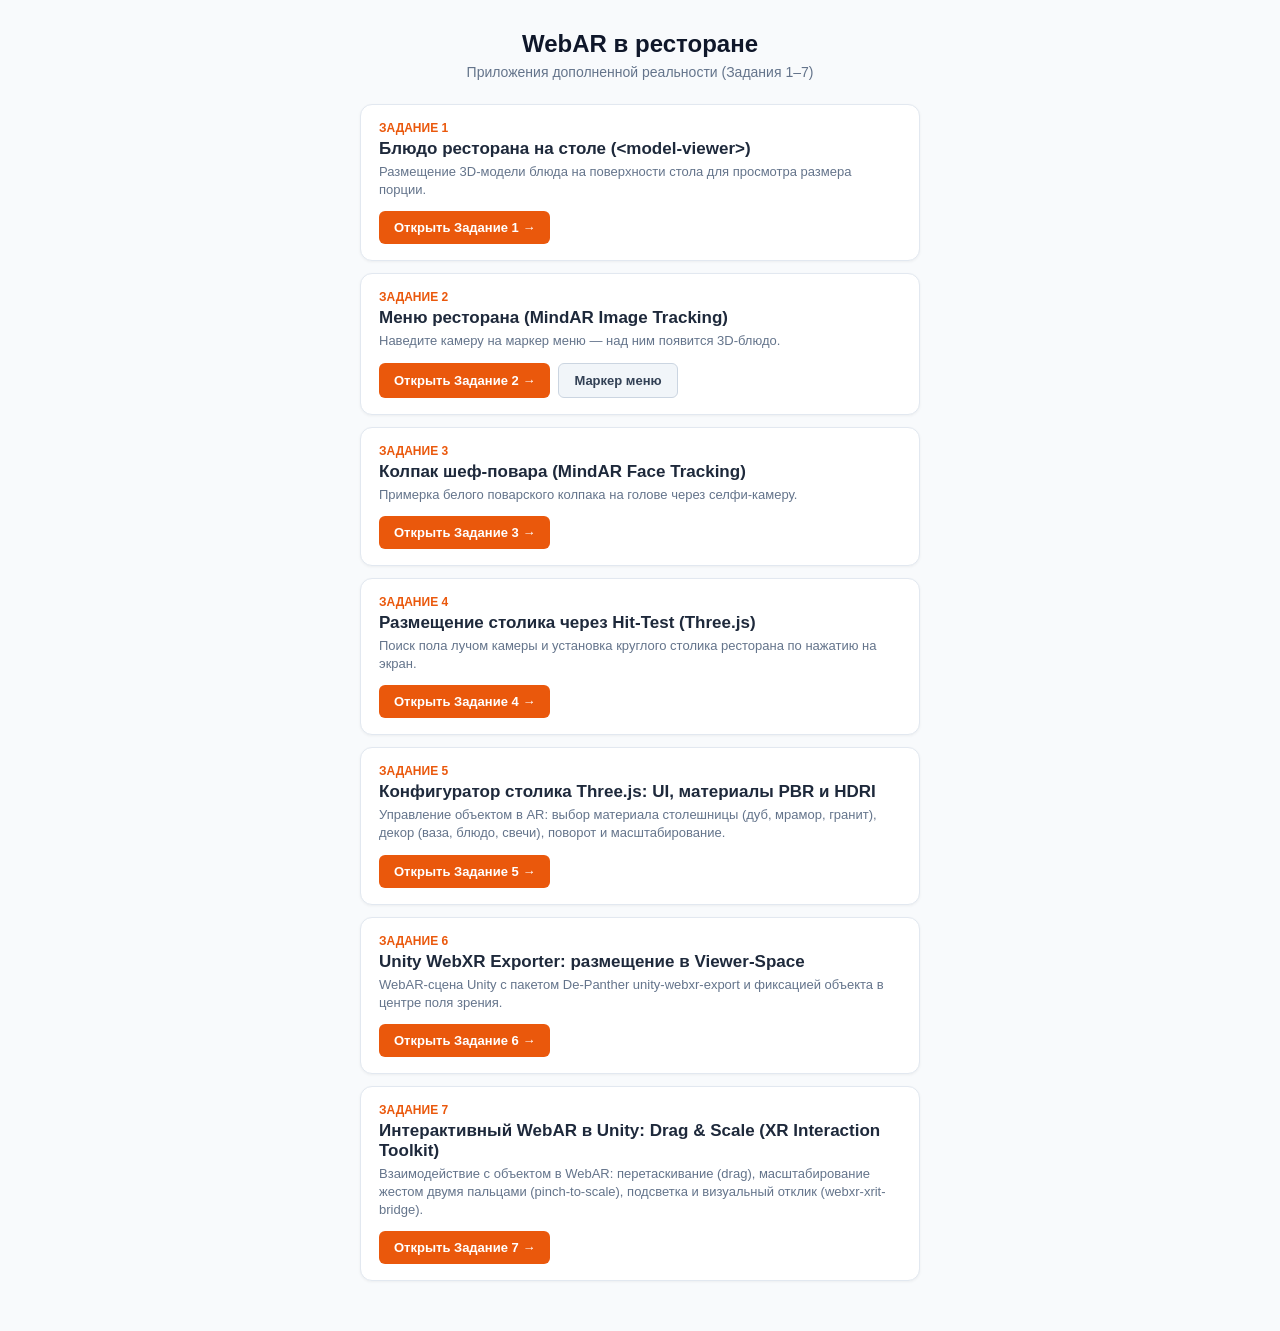
<file: index.html>
<!DOCTYPE html>
<html lang="ru">
<head>
  <meta charset="UTF-8">
  <meta name="viewport" content="width=device-width, initial-scale=1.0">
  <title>WebAR - Проект Ресторан</title>
  <style>
    * { box-sizing: border-box; margin: 0; padding: 0; }
    body {
      background: #f8fafc;
      font-family: -apple-system, BlinkMacSystemFont, "Segoe UI", Roboto, sans-serif;
      color: #0f172a;
      display: flex;
      flex-direction: column;
      align-items: center;
      min-height: 100vh;
      padding: 30px 16px 50px;
    }
    .wrap {
      max-width: 560px;
      width: 100%;
    }
    header {
      text-align: center;
      margin-bottom: 24px;
    }
    h1 {
      font-size: 24px;
      margin-bottom: 6px;
      color: #0f172a;
    }
    p.desc {
      color: #64748b;
      font-size: 14px;
    }
    .list {
      display: flex;
      flex-direction: column;
      gap: 12px;
    }
    .item {
      background: #ffffff;
      border: 1px solid #e2e8f0;
      border-radius: 12px;
      padding: 16px 18px;
      box-shadow: 0 1px 3px rgba(0,0,0,0.05);
    }
    .item-num {
      font-size: 12px;
      font-weight: 700;
      color: #ea580c;
      text-transform: uppercase;
      margin-bottom: 4px;
    }
    .item h2 {
      font-size: 17px;
      margin-bottom: 4px;
      color: #1e293b;
    }
    .item p {
      font-size: 13px;
      color: #64748b;
      line-height: 1.4;
      margin-bottom: 12px;
    }
    .btns {
      display: flex;
      gap: 8px;
    }
    .btn {
      display: inline-flex;
      align-items: center;
      justify-content: center;
      padding: 9px 15px;
      border-radius: 6px;
      font-size: 13px;
      font-weight: 600;
      text-decoration: none;
      cursor: pointer;
    }
    .btn-main {
      background: #ea580c;
      color: #ffffff;
    }
    .btn-main:hover {
      background: #c2410c;
    }
    .btn-sub {
      background: #f1f5f9;
      color: #334155;
      border: 1px solid #cbd5e1;
    }
    .btn-sub:hover {
      background: #e2e8f0;
    }
  </style>
</head>
<body>
  <div class="wrap">
    <header>
      <h1>WebAR в ресторане</h1>
      <p class="desc">Приложения дополненной реальности (Задания 1–7)</p>
    </header>

    <div class="list">
      <!-- Задание 1 -->
      <div class="item">
        <div class="item-num">Задание 1</div>
        <h2>Блюдо ресторана на столе (&lt;model-viewer&gt;)</h2>
        <p>Размещение 3D-модели блюда на поверхности стола для просмотра размера порции.</p>
        <div class="btns">
          <a href="task1-model-viewer/index.html" class="btn btn-main">Открыть Задание 1 &rarr;</a>
        </div>
      </div>

      <!-- Задание 2 -->
      <div class="item">
        <div class="item-num">Задание 2</div>
        <h2>Меню ресторана (MindAR Image Tracking)</h2>
        <p>Наведите камеру на маркер меню — над ним появится 3D-блюдо.</p>
        <div class="btns">
          <a href="task2-mindar/index.html" class="btn btn-main">Открыть Задание 2 &rarr;</a>
          <a href="marker.png" target="_blank" class="btn btn-sub">Маркер меню</a>
        </div>
      </div>

      <!-- Задание 3 -->
      <div class="item">
        <div class="item-num">Задание 3</div>
        <h2>Колпак шеф-повара (MindAR Face Tracking)</h2>
        <p>Примерка белого поварского колпака на голове через селфи-камеру.</p>
        <div class="btns">
          <a href="task3-face-tracking/index.html" class="btn btn-main">Открыть Задание 3 &rarr;</a>
        </div>
      </div>

      <!-- Задание 4 -->
      <div class="item">
        <div class="item-num">Задание 4</div>
        <h2>Размещение столика через Hit-Test (Three.js)</h2>
        <p>Поиск пола лучом камеры и установка круглого столика ресторана по нажатию на экран.</p>
        <div class="btns">
          <a href="task4-threejs-hittest/index.html" class="btn btn-main">Открыть Задание 4 &rarr;</a>
        </div>
      </div>

      <!-- Задание 5 -->
      <div class="item">
        <div class="item-num">Задание 5</div>
        <h2>Конфигуратор столика Three.js: UI, материалы PBR и HDRI</h2>
        <p>Управление объектом в AR: выбор материала столешницы (дуб, мрамор, гранит), декор (ваза, блюдо, свечи), поворот и масштабирование.</p>
        <div class="btns">
          <a href="task5-threejs-extended/index.html" class="btn btn-main">Открыть Задание 5 &rarr;</a>
        </div>
      </div>

      <!-- Задание 6 -->
      <div class="item">
        <div class="item-num">Задание 6</div>
        <h2>Unity WebXR Exporter: размещение в Viewer-Space</h2>
        <p>WebAR-сцена Unity с пакетом De-Panther unity-webxr-export и фиксацией объекта в центре поля зрения.</p>
        <div class="btns">
          <a href="task6-unity-webxr/index.html" class="btn btn-main">Открыть Задание 6 &rarr;</a>
        </div>
      </div>

      <!-- Задание 7 -->
      <div class="item">
        <div class="item-num">Задание 7</div>
        <h2>Интерактивный WebAR в Unity: Drag & Scale (XR Interaction Toolkit)</h2>
        <p>Взаимодействие с объектом в WebAR: перетаскивание (drag), масштабирование жестом двумя пальцами (pinch-to-scale), подсветка и визуальный отклик (webxr-xrit-bridge).</p>
        <div class="btns">
          <a href="task7-unity-interaction/index.html" class="btn btn-main">Открыть Задание 7 &rarr;</a>
        </div>
      </div>
    </div>
  </div>
</body>
</html>
</file>
